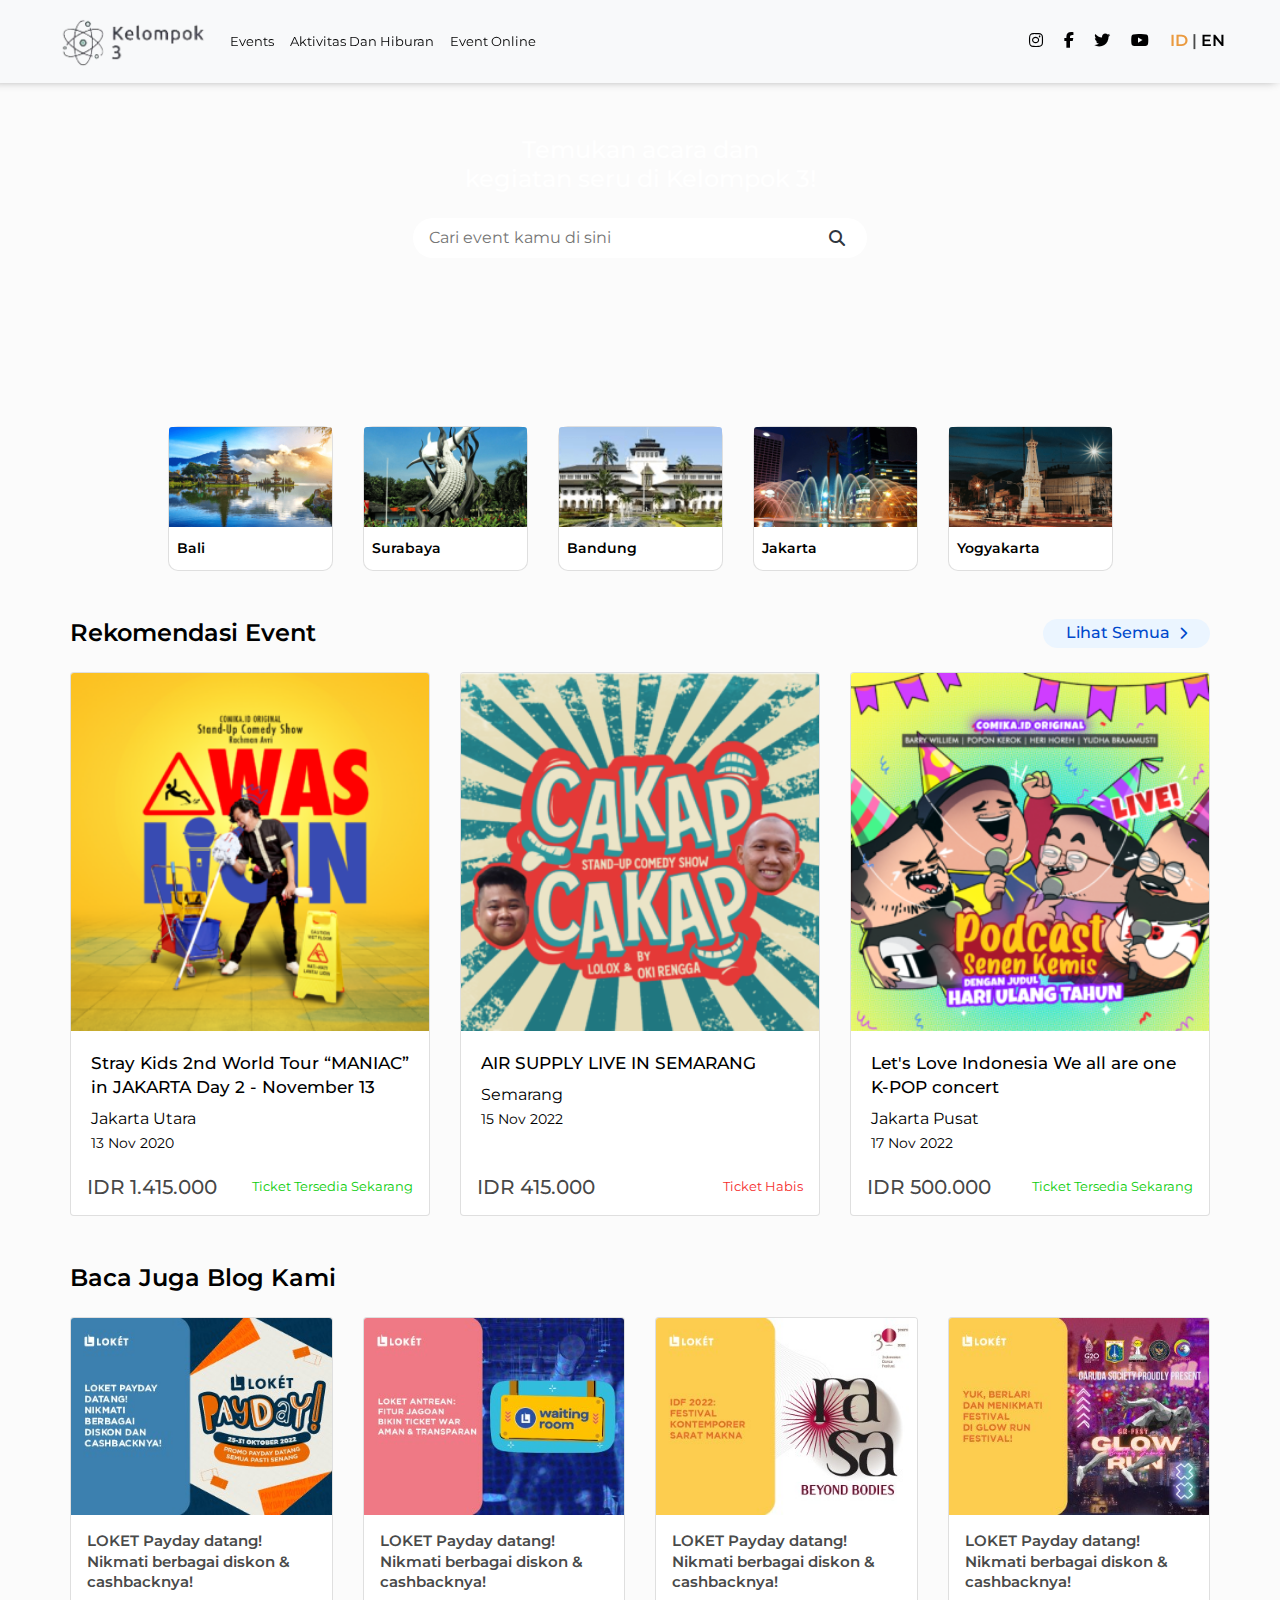
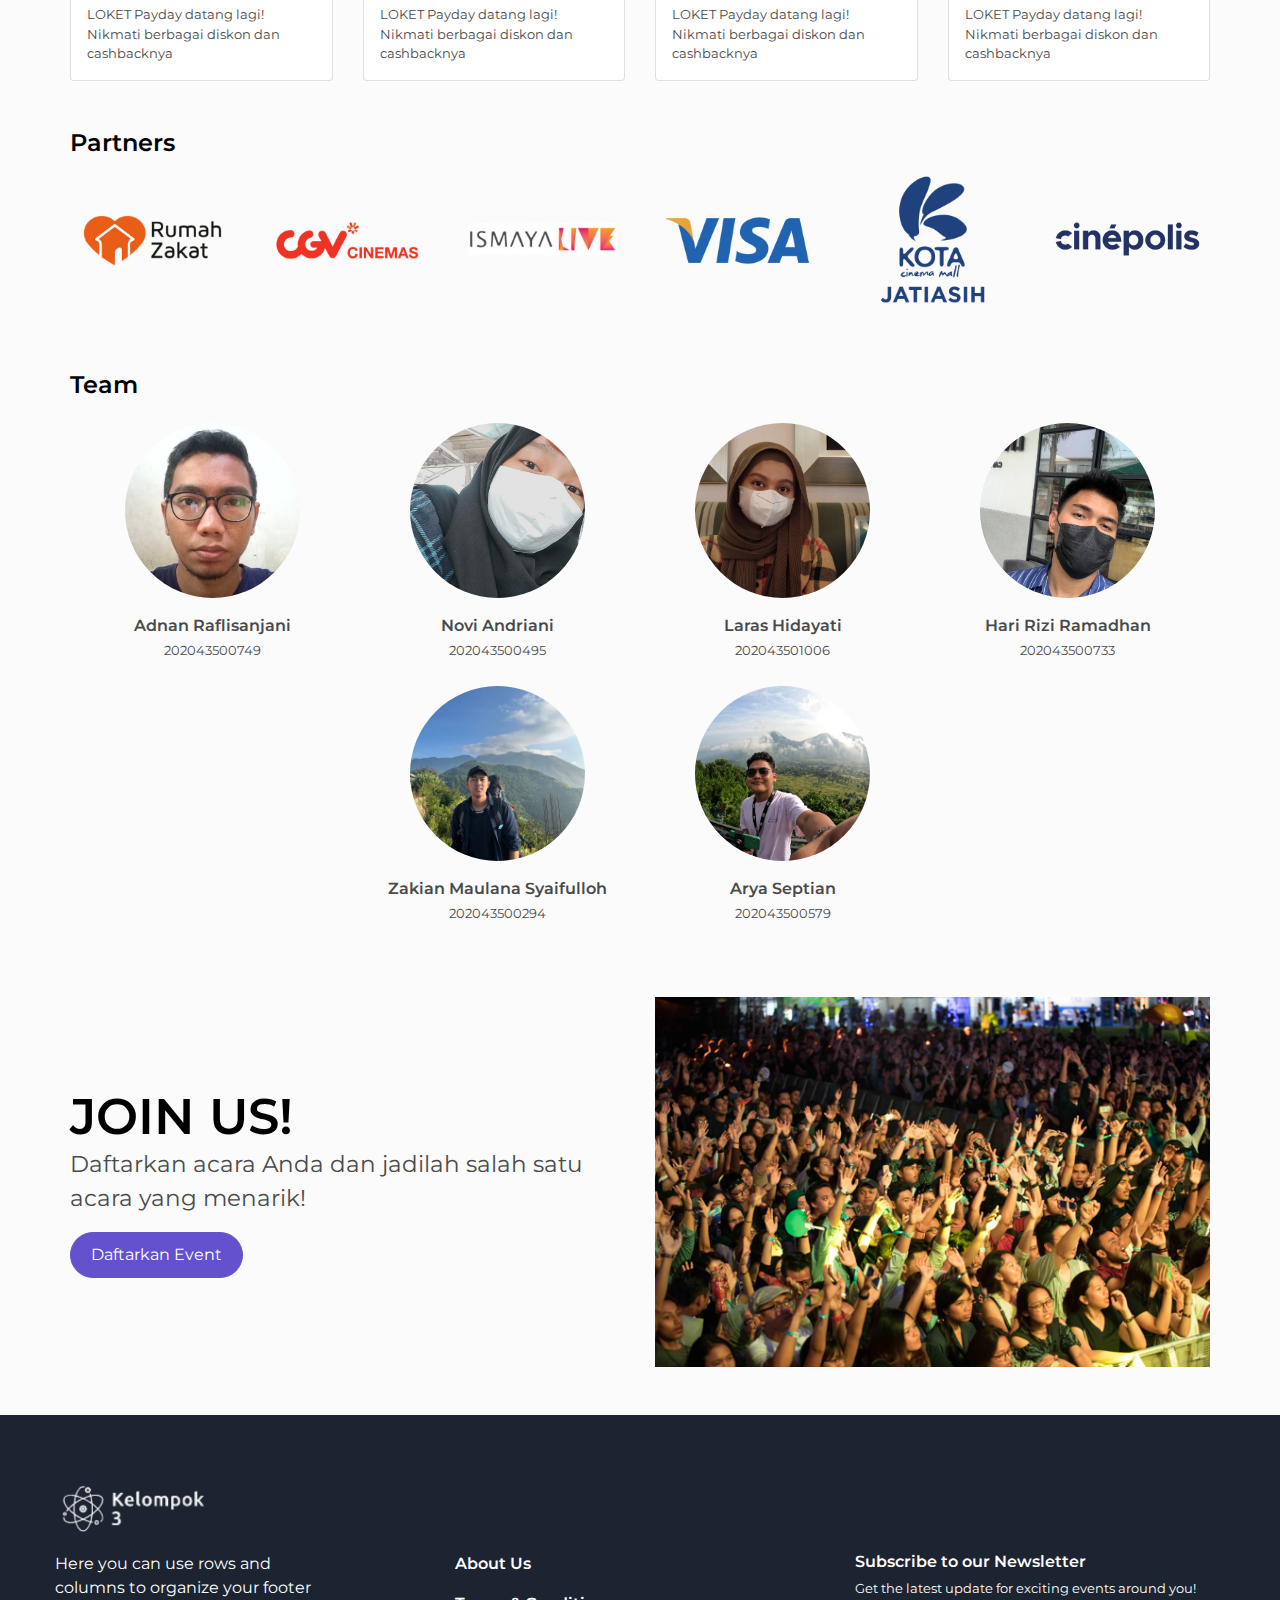
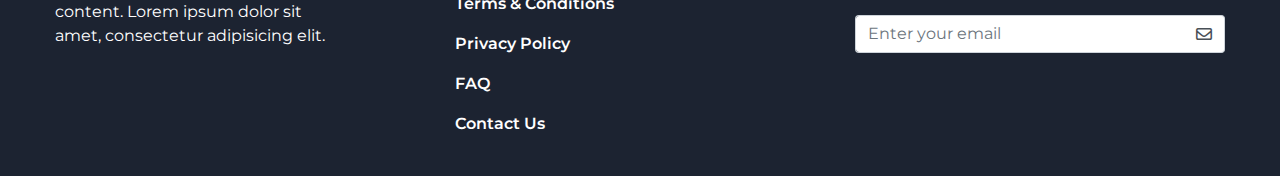
<file: index.html>
<!doctype html>
<html lang="en">

    <head>
        <!-- Required meta tags -->
        <meta charset="utf-8">
        <meta name="viewport" content="width=device-width, initial-scale=1, shrink-to-fit=no">

        <!-- Bootstrap CSS -->
        <link rel="stylesheet" href="assets/css/bootstrap.min.css">
        <link rel="stylesheet" href="assets/css/style.css">

        <!-- Link Swiper's CSS -->
        <link rel="stylesheet" href="https://cdn.jsdelivr.net/npm/swiper/swiper-bundle.min.css" />

        <!-- Font Awesome -->
        <link rel="stylesheet" href="https://cdnjs.cloudflare.com/ajax/libs/font-awesome/6.2.0/css/all.min.css">

        <!-- Google Font Poppins -->
        <link rel="preconnect" href="https://fonts.googleapis.com">
        <link rel="preconnect" href="https://fonts.gstatic.com" crossorigin>
        <link href="https://fonts.googleapis.com/css2?family=Inter:wght@100;200;300;400;500;600;700;800;900&display=swap" rel="stylesheet">
        <link href="https://fonts.googleapis.com/css2?family=Montserrat:ital,wght@0,100;0,200;0,300;0,400;0,500;0,600;0,700;0,800;0,900;1,100;1,200;1,300;1,400;1,500;1,600;1,700;1,800;1,900&display=swap" rel="stylesheet">

        <title>Konser Kelompok 3</title>
    </head>

    <body>
        <!------------------------------- Navbar -------------------------- -->
        <nav class="navbar navbar-expand-md fixed-top bg-light">
            <div class="container">
                <a class="navbar-brand" href="index.html">
                    <img src="assets/img/logo-kelompok-3.png" alt="" class="img-fluid">
                </a>
                <button class="navbar-toggler" type="button" data-toggle="collapse" data-target="#navbarNav"
                aria-controls="navbarNav" aria-expanded="false" aria-label="Toggle navigation">
                    <span class="navbar-toggler-icon"></span>
                </button>
                <div class="collapse navbar-collapse" id="navbarNav">
                    <ul class="navbar-nav ul-left">
                        <li class="nav-item active">
                            <a class="nav-link" href="#">Events</a>
                        </li>
                        <li class="nav-item">
                            <a class="nav-link" href="#">Aktivitas Dan Hiburan</a>
                        </li>
                        <li class="nav-item">
                            <a class="nav-link" href="#">Event Online</a>
                        </li>
                    </ul>
                </div>
                <div class="justify-content-end nav-right">
                    <a href="javascript:void(0)" target="_blank">
                        <i class="fa-brands fa-instagram"></i>
                    </a>
                    <a href="javascript:void(0)" target="_blank">
                        <i class="fa-brands fa-facebook-f"></i>
                    </a>
                    <a href="javascript:void(0)" target="_blank">
                        <i class="fa-brands fa-twitter"></i>
                    </a>
                    <a href="javascript:void(0)" target="_blank">
                        <i class="fa-brands fa-youtube"></i>
                    </a>
                    <div class="ag-lang">
                        <a class="active" href="javascript:void(0)">ID</a>
                        <span>|</span>
                        <a class="" href="javascript:void(0)">EN</a>
                    </div>
                </div>
            </div>
        </nav>
        <!------------------------------- Navbar - END -------------------------- -->

        <!-- Section Header -->
        <section class="bgcover-header p-5">
            <div class="container p-4 mb-5">
                <h4 class="mb-4">Temukan acara dan <br> kegiatan seru di Kelompok 3!</h4>
                
                <div class="searchBox">
                    <input class="searchInput"type="text" name="" placeholder="Cari event kamu di sini">
                    <button class="searchButton" href="#">
                        <i class="fa-solid fa-magnifying-glass"></i>
                    </button>
                </div>

            </div>
        </section>
        <!-- Section Header - END -->

        <div class="container mb-5 mt-3">
            <!-- Section Kota -->
            <section class="section-kota mt-5 mx-auto">
                <div class="col-md-12">
                    <div class="row">
                        <div class="col-md-2 offset-md-1">
                            <div class="card">
                                <img src="assets/img/kota/kota-1.png" class="card-img-top" alt="...">
                                <div class="card-body p-2">
                                    <h6 class="card-title">Bali</h6>
                                </div>
                            </div>
                        </div>
                        <div class="col-md-2">
                            <div class="card">
                                <img src="assets/img/kota/kota-2.png" class="card-img-top" alt="...">
                                <div class="card-body p-2">
                                    <h6 class="card-title">Surabaya</h6>
                                </div>
                            </div>
                        </div>
                        <div class="col-md-2">
                            <div class="card">
                                <img src="assets/img/kota/kota-3.png" class="card-img-top" alt="...">
                                <div class="card-body p-2">
                                    <h6 class="card-title">Bandung</h6>
                                </div>
                            </div>
                        </div>
                        <div class="col-md-2">
                            <div class="card">
                                <img src="assets/img/kota/kota-4.png" class="card-img-top" alt="...">
                                <div class="card-body p-2">
                                    <h6 class="card-title">Jakarta</h6>
                                </div>
                            </div>
                        </div>
                        <div class="col-md-2">
                            <div class="card">
                                <img src="assets/img/kota/kota-5.png" class="card-img-top" alt="...">
                                <div class="card-body p-2">
                                    <h6 class="card-title">Yogyakarta</h6>
                                </div>
                            </div>
                        </div>
                    </div>
                </div>
            </section>
            <!-- Section Kota - END -->
            
            <!-- Section Katalog -->
            <section class="section-catalog mt-5">
                <div class="col-md-12">
                    <div class="d-flex justify-content-between mb-4">
                        <h4 class="section-title">Rekomendasi Event</h4>
                        <a class="see-more" href="javascript:void(0)">
                            <span>
                            Lihat Semua
                            <i class="fa-solid fa-chevron-right"></i>
                            </span>
                        </a>
                    </div>
                    <div class="row">
                        <div class="col-md-4">
                            <a href="detail.html">
                                <div class="card h-100">
                                    <img src="assets/img/katalog/COVER-AWAS-LICIN--300x300.png" class="card-img-top" alt="...">
                                    <div class="card-body">
                                        <h5 class="judul-katalog">Stray Kids 2nd World Tour “MANIAC” in JAKARTA Day 2 - November 13</h5>
                                        <p class="lokasi-katalog">Jakarta Utara</p>
                                        <span class="tanggal-katalog">13 Nov 2020</span>
                                    </div>
                                    <div class="d-flex justify-content-between mt-auto mx-3 mb-3">
                                        <h4 class="harga-katalog">IDR 1.415.000</h4>
                                        <span class="ticket-ready">Ticket Tersedia Sekarang</span>
                                    </div>
                                </div>
                            </a>
                        </div>
                        <div class="col-md-4">
                            <a href="detail.html">
                                <div class="card h-100">
                                    <img src="assets/img/katalog/cover-cakap2-300x300.png" class="card-img-top" alt="...">
                                    <div class="card-body">
                                        <h5 class="judul-katalog">AIR SUPPLY LIVE IN SEMARANG</h5>
                                        <p class="lokasi-katalog">Semarang</p>
                                        <span class="tanggal-katalog">15 Nov 2022</span>
                                    </div>
                                    <div class="d-flex justify-content-between mt-auto mx-3 mb-3">
                                        <h4 class="harga-katalog">IDR 415.000</h4>
                                        <span class="ticket-sold">Ticket Habis</span>
                                    </div>
                                </div>
                            </a>
                        </div>
                        <div class="col-md-4">
                            <a href="detail.html">
                                <div class="card h-100">
                                    <img src="assets/img/katalog/cover-psk-live-annive-300x300.png" class="card-img-top" alt="...">
                                    <div class="card-body">
                                        <h5 class="judul-katalog">Let's Love Indonesia We all are one K-POP concert</h5>
                                        <p class="lokasi-katalog">Jakarta Pusat</p>
                                        <span class="tanggal-katalog">17 Nov 2022</span>
                                    </div>
                                    <div class="d-flex justify-content-between mt-auto mx-3 mb-3">
                                        <h4 class="harga-katalog">IDR 500.000</h4>
                                        <span class="ticket-ready">Ticket Tersedia Sekarang</span>
                                    </div>
                                </div>
                            </a>
                        </div>
                    </div>
                </div>
            </section>
            <!-- Section Katalog - END -->

            <!-- Section Blog -->
            <section class="section-blog mt-5">
                <div class="col-md-12">
                    <div class="d-flex justify-content-between mb-4">
                        <h4 class="section-title">Baca Juga Blog Kami</h4>
                    </div>
                    <div class="row">
                        <div class="col-md-3">
                            <div class="card">
                                <img src="assets/img/blog/blog-1.jpg" class="card-img-top" alt="...">
                                <div class="card-body p-3">
                                    <h5 class="card-title">LOKET Payday datang! Nikmati berbagai diskon & cashbacknya!</h5>
                                    <p class="card-text">LOKET Payday datang lagi! Nikmati berbagai diskon dan cashbacknya</p>
                                </div>
                            </div>
                        </div>
                        <div class="col-md-3">
                            <div class="card">
                                <img src="assets/img/blog/blog-2.jpg" class="card-img-top" alt="...">
                                <div class="card-body p-3">
                                    <h5 class="card-title">LOKET Payday datang! Nikmati berbagai diskon & cashbacknya!</h5>
                                    <p class="card-text">LOKET Payday datang lagi! Nikmati berbagai diskon dan cashbacknya</p>
                                </div>
                            </div>
                        </div>
                        <div class="col-md-3">
                            <div class="card">
                                <img src="assets/img/blog/blog-3.jpg" class="card-img-top" alt="...">
                                <div class="card-body p-3">
                                    <h5 class="card-title">LOKET Payday datang! Nikmati berbagai diskon & cashbacknya!</h5>
                                    <p class="card-text">LOKET Payday datang lagi! Nikmati berbagai diskon dan cashbacknya</p>
                                </div>
                            </div>
                        </div>
                        <div class="col-md-3">
                            <div class="card">
                                <img src="assets/img/blog/blog-4.jpg" class="card-img-top" alt="...">
                                <div class="card-body p-3">
                                    <h5 class="card-title">LOKET Payday datang! Nikmati berbagai diskon & cashbacknya!</h5>
                                    <p class="card-text">LOKET Payday datang lagi! Nikmati berbagai diskon dan cashbacknya</p>
                                </div>
                            </div>
                        </div>
                    </div>
                </div>
            </section>
            <!-- Section Blog - END -->

            <!-- Section Partner -->
            <section class="section-partner mt-5">
                <div class="col-md-12">
                    <div class="d-flex justify-content-between">
                        <h4 class="section-title">Partners</h4>
                    </div>
                    <div class="row">
                        <div class="col-md-2">
                            <img src="assets/img/partner/partner-1.png" width="100%" alt="">
                        </div>
                        <div class="col-md-2">
                            <img src="assets/img/partner/partner-2.png" width="100%" alt="">
                        </div>
                        <div class="col-md-2">
                            <img src="assets/img/partner/partner-3.png" width="100%" alt="">
                        </div>
                        <div class="col-md-2">
                            <img src="assets/img/partner/partner-4.png" width="100%" alt="">
                        </div>
                        <div class="col-md-2">
                            <img src="assets/img/partner/partner-5.png" width="100%" alt="">
                        </div>
                        <div class="col-md-2 my-auto">
                            <img src="assets/img/partner/partner-6.png" width="100%" alt="">
                        </div>
                    </div>
                </div>
            </section>
            <!-- Section Partner - END -->
            
            <!-- Section Member -->
            <section class="section-member mt-5">
                <div class="col-md-12">
                    <div class="d-flex justify-content-between mb-4">
                        <h4 class="section-title">Team</h4>
                    </div>
                    <div class="row mx-auto text-center">
                        <div class="col-md-3 mb-4">
                            <img src="assets/img/member/adnan.jpg" alt="" class="rounded-circle img-fluid">
                            <p>Adnan Raflisanjani</p>
                            <span>202043500749</span>
                        </div>
                        <div class="col-md-3 mb-4">
                            <img src="assets/img/member/novi.jpg" alt="" class="rounded-circle img-fluid">
                            <p>Novi Andriani</p>
                            <span>202043500495</span>
                        </div>
                        <div class="col-md-3 mb-4">
                            <img src="assets/img/member/laras.jpeg" alt="" class="rounded-circle img-fluid">
                            <p>Laras Hidayati</p>
                            <span>202043501006</span>
                        </div>
                        <div class="col-md-3 mb-4">
                            <img src="assets/img/member/harry.jpg" alt="" class="rounded-circle img-fluid">
                            <p>Hari Rizi Ramadhan</p>
                            <span>202043500733</span>
                        </div>
                        <div class="col-md-3 mb-4 offset-3">
                            <img src="assets/img/member/zakian.jpg" alt="" class="rounded-circle img-fluid obj-bottom">
                            <p>Zakian Maulana Syaifulloh</p>
                            <span>202043500294</span>
                        </div>
                        <div class="col-md-3 mb-4">
                            <img src="assets/img/member/arya.JPG" alt="" class="rounded-circle img-fluid">
                            <p>Arya Septian</p>
                            <span>202043500579</span>
                        </div>
                    </div>
                </div>
            </section>
            <!-- Section Member - END -->
            
            <!-- Section Join Us -->
            <section class="section-join-us mt-5">
                <div class="col-md-12">
                    <div class="row">
                        <div class="col-md-6 my-auto">
                            <h1 class="section-title">JOIN US!</h1>
                            <p>Daftarkan acara Anda dan jadilah salah satu acara yang menarik!</p>
                            <a href="javascript:void(0)" class="btn btn-join-us">Daftarkan Event</a>
                        </div>
                        <div class="col-md-6">
                            <img src="assets/img/join-us-right.png" width="100%" alt="">
                        </div>
                    </div>  
                </div>
            </section>
            <!-- Section Join Us - END -->
        </div>

        <!-- Footer -->
        <footer class="text-center text-lg-start text-white" style="background-color: #1c2331">
            <section class="pt-3">
                <div class="container text-center text-md-start mt-5">
                    <div class="row mt-3">
                        <div class="col-md-12 text-left mb-3">
                            <img src="assets/img/logo-kelompok-3-putih.png" alt="" width="13%">
                        </div>
                        <div class="col-md-3 col-lg-4 col-xl-3 mb-4 text-left">
                            <p> Here you can use rows and columns to organize your footer content. Lorem ipsum dolor sit amet, consectetur adipisicing elit. </p>
                        </div>
                        
                        <div class="col-md-2 col-lg-2 col-xl-2 mb-4 text-left offset-md-1">
                            <p>
                                <a href="javascript:void(0)" class="text-white"><b>About Us</b></a>
                            </p>
                            <p>
                                <a href="javascript:void(0)" class="text-white"><b>Terms & Conditions</b></a>
                            </p>
                            <p>
                                <a href="javascript:void(0)" class="text-white"><b>Privacy Policy</b></a>
                            </p>
                            <p>
                                <a href="javascript:void(0)" class="text-white"><b>FAQ</b></a>
                            </p>
                            <p>
                                <a href="javascript:void(0)" class="text-white"><b>Contact Us</b></a>
                            </p>
                        </div>
                        <div class="col-md-3 col-lg-4 col-xl-4 mb-4 text-left offset-md-2 subscribe">
                            <h6>Subscribe to our Newsletter</h6>
                            <p>Get the latest update for exciting events around you!</p>
                            <div class="input-group">
                                <input type="text" class="form-control" placeholder="Enter your email">
                                <span class="input-group-text"><i class="far fa-envelope"></i></span>
                            </div>
                        </div>
                    </div>
                </div>
            </section>
        </footer>
        <!-- Footer -->

        <!-- Option 1: jQuery and Bootstrap Bundle (includes Popper) -->
        <script src="assets/js/jquery-3.5.0.js"></script>
        <script src="assets/js/bootstrap.min.js"></script>
        <script src="assets/js/style.js"></script>

        <!-- Swiper JS -->
        <script src="https://cdn.jsdelivr.net/npm/swiper/swiper-bundle.min.js"></script>
    </body>
</html>
</file>
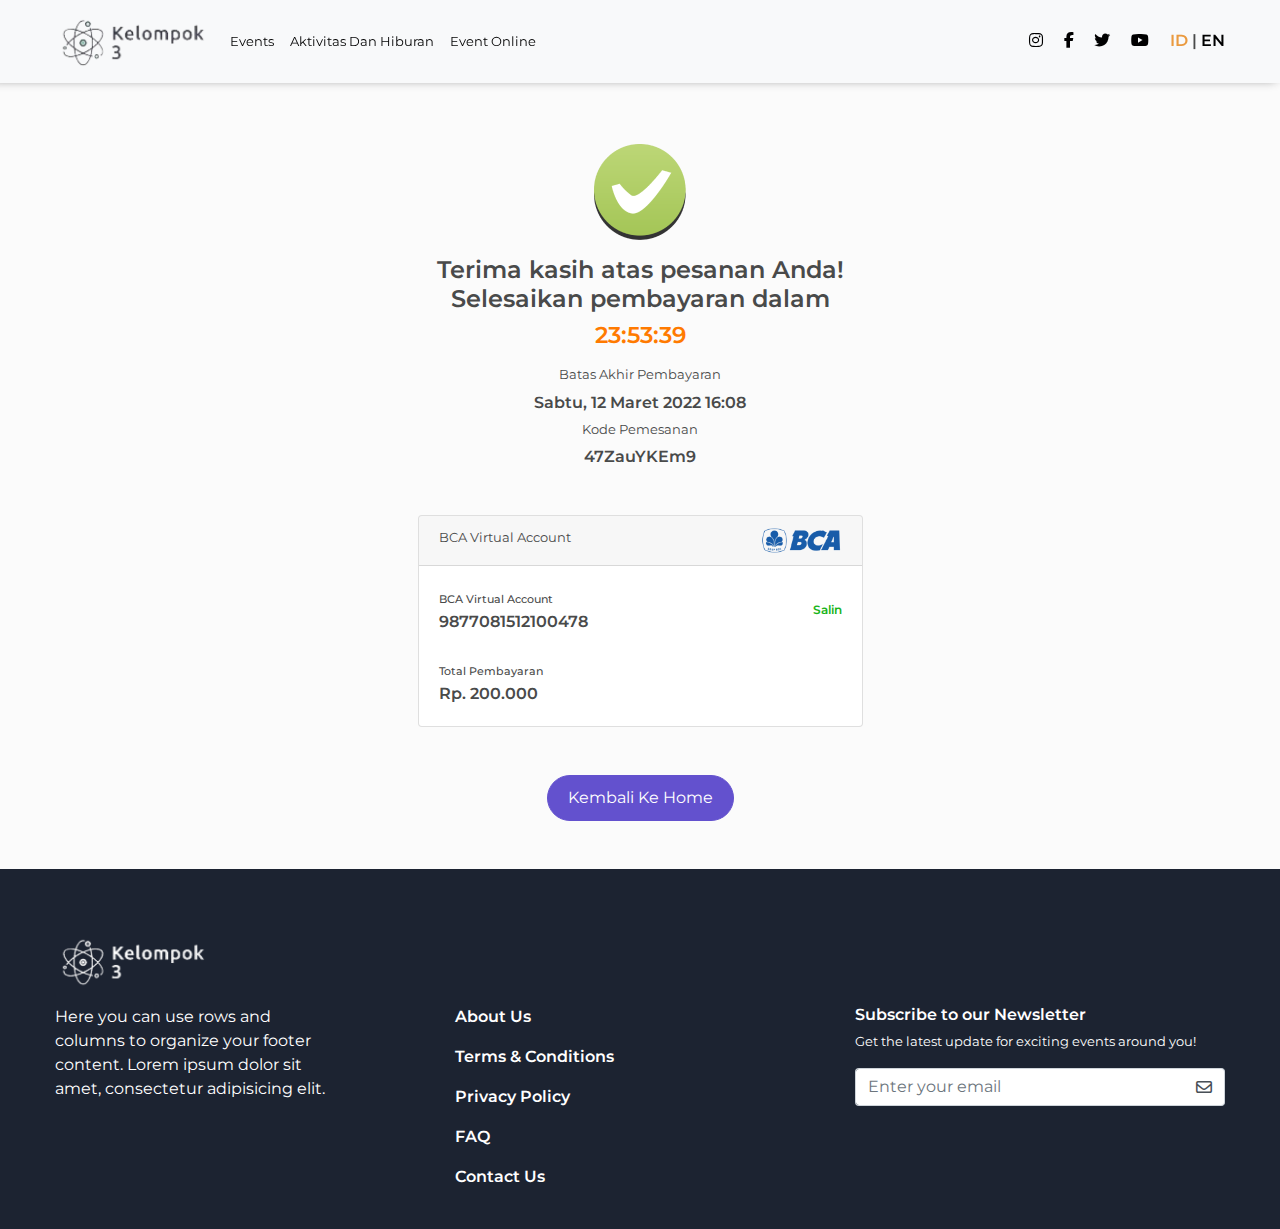
<file: checkout-berhasil.html>
<!doctype html>
<html lang="en">
    <head>
        <!-- Required meta tags -->
        <meta charset="utf-8">
        <meta name="viewport" content="width=device-width, initial-scale=1, shrink-to-fit=no">

        <!-- Bootstrap CSS -->
        <link rel="stylesheet" href="assets/css/bootstrap.min.css">

        <!-- Link Swiper's CSS -->
        <link rel="stylesheet" href="https://cdn.jsdelivr.net/npm/swiper/swiper-bundle.min.css" />

        <!-- Font Awesome -->
        <link rel="stylesheet" href="https://cdnjs.cloudflare.com/ajax/libs/font-awesome/6.2.0/css/all.min.css">

        <!-- Google Font Poppins -->
        <link rel="preconnect" href="https://fonts.googleapis.com">
        <link rel="preconnect" href="https://fonts.gstatic.com" crossorigin>
        <link href="https://fonts.googleapis.com/css2?family=Inter:wght@100;200;300;400;500;600;700;800;900&display=swap" rel="stylesheet">
        <link href="https://fonts.googleapis.com/css2?family=Poppins:ital,wght@0,100;0,200;0,300;0,400;0,500;0,600;0,700;0,800;0,900;1,100;1,200;1,300;1,400;1,500;1,600;1,700;1,800&display=swap" rel="stylesheet">
        <link href="https://fonts.googleapis.com/css2?family=Montserrat:ital,wght@0,100;0,200;0,300;0,400;0,500;0,600;0,700;0,800;0,900;1,100;1,200;1,300;1,400;1,500;1,600;1,700;1,800;1,900&display=swap" rel="stylesheet">
        
        <link rel="stylesheet" href="assets/css/style.css">

        <title>Konser Kelompok 3</title>
    </head>

    <body>
        <nav class="navbar navbar-expand-md fixed-top bg-light">
            <div class="container">
                <a class="navbar-brand" href="index.html">
                    <img src="assets/img/logo-kelompok-3.png" alt="" class="img-fluid">
                </a>
                <button class="navbar-toggler" type="button" data-toggle="collapse" data-target="#navbarNav"
                aria-controls="navbarNav" aria-expanded="false" aria-label="Toggle navigation">
                    <span class="navbar-toggler-icon"></span>
                </button>
                <div class="collapse navbar-collapse" id="navbarNav">
                    <ul class="navbar-nav ul-left">
                        <li class="nav-item active">
                            <a class="nav-link" href="#">Events</a>
                        </li>
                        <li class="nav-item">
                            <a class="nav-link" href="#">Aktivitas Dan Hiburan</a>
                        </li>
                        <li class="nav-item">
                            <a class="nav-link" href="#">Event Online</a>
                        </li>
                    </ul>
                </div>
                <div class="justify-content-end nav-right">
                    <a href="javascript:void(0)" target="_blank">
                        <i class="fa-brands fa-instagram"></i>
                    </a>
                    <a href="javascript:void(0)" target="_blank">
                        <i class="fa-brands fa-facebook-f"></i>
                    </a>
                    <a href="javascript:void(0)" target="_blank">
                        <i class="fa-brands fa-twitter"></i>
                    </a>
                    <a href="javascript:void(0)" target="_blank">
                        <i class="fa-brands fa-youtube"></i>
                    </a>
                    <div class="ag-lang">
                        <a class="active" href="javascript:void(0)">ID</a>
                        <span>|</span>
                        <a class="" href="javascript:void(0)">EN</a>
                    </div>
                </div>
            </div>
        </nav>

        <!-- Content -->
        <div class="container mt-6">
            <div class="col-md-12 checkout-success">
                <div class="text-center py-5">
                    <img src="assets/img/ceklis-sukses.png" alt=""> 
                    <h4>Terima kasih atas pesanan Anda! <br>Selesaikan pembayaran dalam</h4>
                    <h5>23:53:39</h5>
                    <p>Batas Akhir Pembayaran</p>
                    <h6>Sabtu, 12 Maret 2022 16:08</h6>
                    <p>Kode Pemesanan</p>
                    <h6 class="code-pemesanan mb-5">47ZauYKEm9</h6>

                    <div class="col-md-5 mx-auto">
                        <div class="card">
                            <div class="card-header">
                                <div class="d-flex justify-content-between">
                                    <p>BCA Virtual Account</p>
                                    <img src="assets/img/checkout/bca 1.png" alt="" width="20%">
                                </div>
                            </div>
                            <div class="card-body body-va text-left">
                                <div class="d-flex justify-content-between mb-4">
                                    <div class="text-left">
                                        <span>BCA Virtual Account</span>
                                        <p>9877081512100478</p>
                                    </div>
                                    <a href="javascript:void(0)" class="my-auto">Salin</a>
                                </div>
                                <span>Total Pembayaran</span>
                                <p>Rp. 200.000</p>
                            </div>
                        </div>
                    </div>
                    <div class="col-md-3 mx-auto mt-5">
                        <a href="index.html" class="btn btn-join-us">Kembali Ke Home</a>
                    </div>
                </div>
            </div>
        </div>
        <!-- Content - END -->

        <!-- Footer -->
        <footer class="text-center text-lg-start text-white" style="background-color: #1c2331">
            <!-- Section: Links  -->
            <section class="pt-3">
                <div class="container text-center text-md-start mt-5">
                    <div class="row mt-3">
                        <div class="col-md-12 text-left mb-3">
                            <img src="assets/img/logo-kelompok-3-putih.png" alt="" width="13%">
                        </div>
                        <div class="col-md-3 col-lg-4 col-xl-3 mb-4 text-left">
                            <p> Here you can use rows and columns to organize your footer content. Lorem ipsum dolor sit amet, consectetur adipisicing elit. </p>
                        </div>
                        
                        <div class="col-md-2 col-lg-2 col-xl-2 mb-4 text-left offset-md-1">
                            <p>
                                <a href="javascript:void(0)" class="text-white"><b>About Us</b></a>
                            </p>
                            <p>
                                <a href="javascript:void(0)" class="text-white"><b>Terms & Conditions</b></a>
                            </p>
                            <p>
                                <a href="javascript:void(0)" class="text-white"><b>Privacy Policy</b></a>
                            </p>
                            <p>
                                <a href="javascript:void(0)" class="text-white"><b>FAQ</b></a>
                            </p>
                            <p>
                                <a href="javascript:void(0)" class="text-white"><b>Contact Us</b></a>
                            </p>
                        </div>
                        <div class="col-md-3 col-lg-4 col-xl-4 mb-4 text-left offset-md-2 subscribe">
                            <h6>Subscribe to our Newsletter</h6>
                            <p>Get the latest update for exciting events around you!</p>
                            <div class="input-group" width: 75%;>
                                <input type="text" class="form-control" placeholder="Enter your email">
                                <span class="input-group-text"><i class="far fa-envelope"></i></span>
                            </div>
                        </div>
                    </div>
                </div>
            </section>
        </footer>
        <!-- Footer -->

        <!-- Option 1: jQuery and Bootstrap Bundle (includes Popper) -->
        <script src="assets/js/jquery-3.5.0.js"></script>
        <script src="assets/js/bootstrap.min.js"></script>
        <script src="assets/js/style.js"></script>
    </body>
</html>
</file>
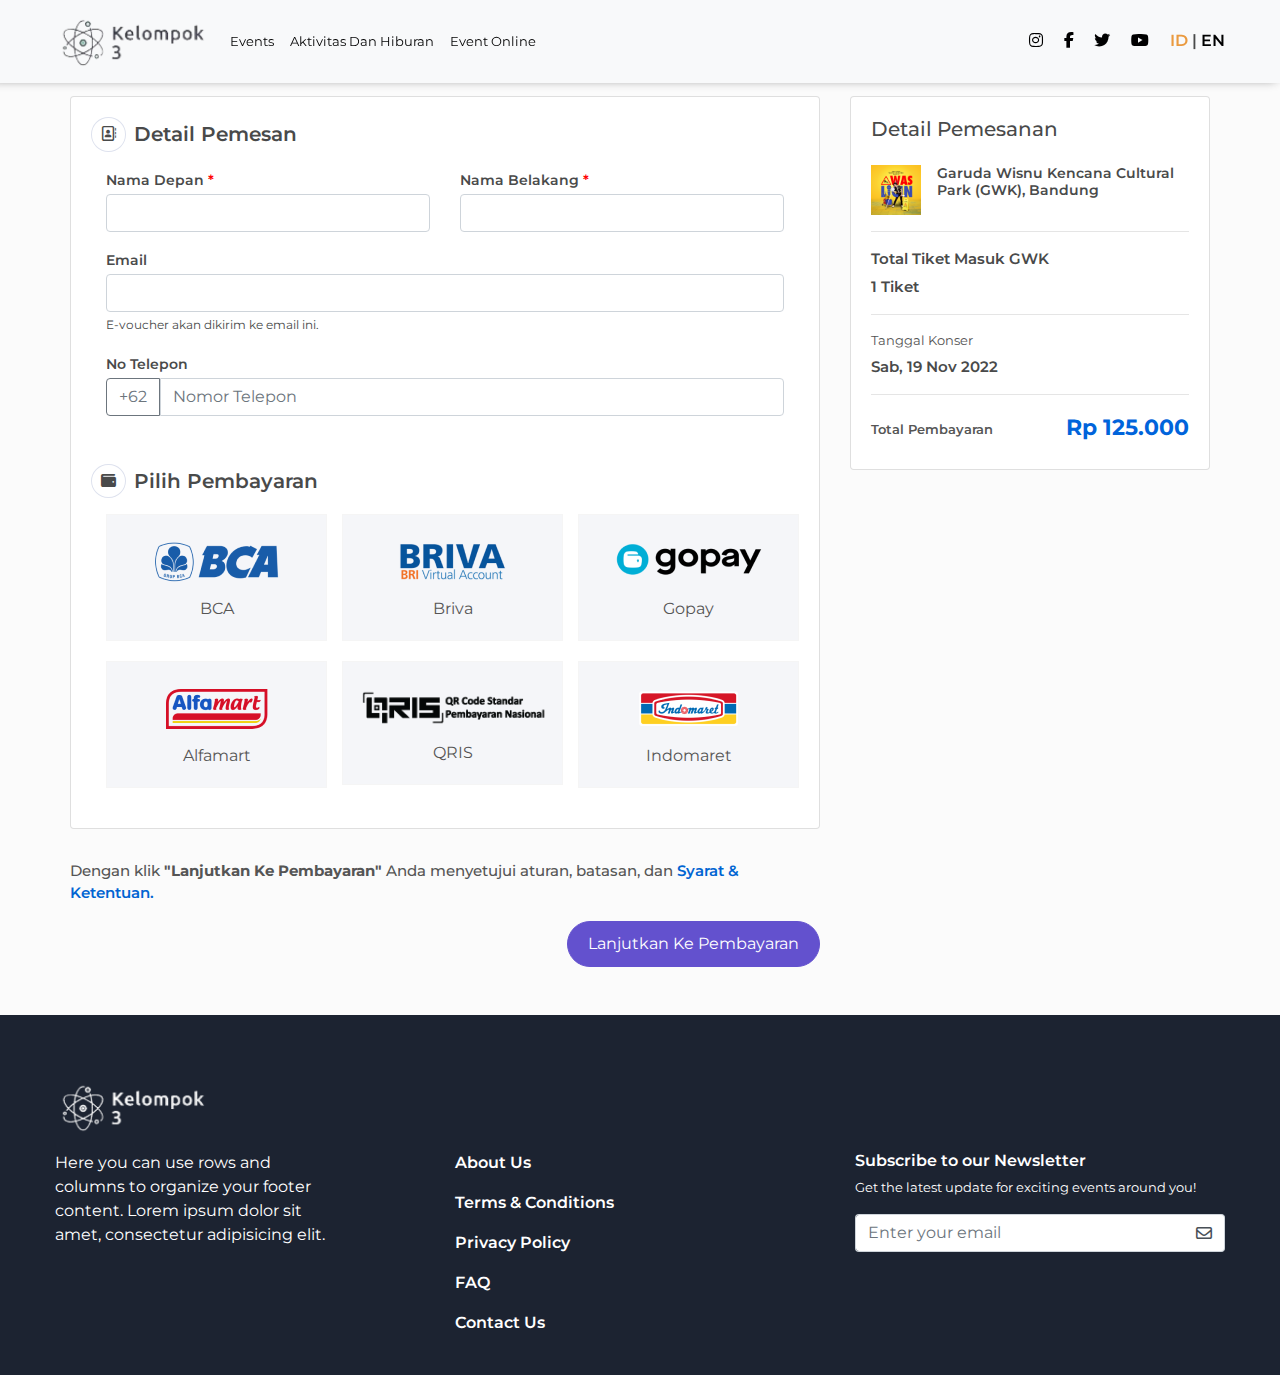
<file: checkout.html>
<!doctype html>
<html lang="en">
    <head>
        <!-- Required meta tags -->
        <meta charset="utf-8">
        <meta name="viewport" content="width=device-width, initial-scale=1, shrink-to-fit=no">

        <!-- Bootstrap CSS -->
        <link rel="stylesheet" href="assets/css/bootstrap.min.css">

        <!-- Link Swiper's CSS -->
        <link rel="stylesheet" href="https://cdn.jsdelivr.net/npm/swiper/swiper-bundle.min.css" />

        <!-- Font Awesome -->
        <link rel="stylesheet" href="https://cdnjs.cloudflare.com/ajax/libs/font-awesome/6.2.0/css/all.min.css">

        <!-- Google Font Poppins -->
        <link rel="preconnect" href="https://fonts.googleapis.com">
        <link rel="preconnect" href="https://fonts.gstatic.com" crossorigin>
        <link href="https://fonts.googleapis.com/css2?family=Inter:wght@100;200;300;400;500;600;700;800;900&display=swap" rel="stylesheet">
        <link href="https://fonts.googleapis.com/css2?family=Poppins:ital,wght@0,100;0,200;0,300;0,400;0,500;0,600;0,700;0,800;0,900;1,100;1,200;1,300;1,400;1,500;1,600;1,700;1,800&display=swap" rel="stylesheet">
        <link href="https://fonts.googleapis.com/css2?family=Montserrat:ital,wght@0,100;0,200;0,300;0,400;0,500;0,600;0,700;0,800;0,900;1,100;1,200;1,300;1,400;1,500;1,600;1,700;1,800;1,900&display=swap" rel="stylesheet">
        
        <!-- Pemanggilan CSS -->
        <link rel="stylesheet" href="assets/css/style.css">
        <!-- Pemanggilan JS -->
        <script src="assets/js/style.js"></script>

        <title>Konser Kelompok 3</title>
    </head>

    <body>
        <!-- Navbar -->
        <nav class="navbar navbar-expand-md fixed-top bg-light">
            <div class="container">
                <a class="navbar-brand" href="index.html">
                    <img src="assets/img/logo-kelompok-3.png" alt="" class="img-fluid">
                </a>
                <button class="navbar-toggler" type="button" data-toggle="collapse" data-target="#navbarNav"
                aria-controls="navbarNav" aria-expanded="false" aria-label="Toggle navigation">
                    <span class="navbar-toggler-icon"></span>
                </button>
                <div class="collapse navbar-collapse" id="navbarNav">
                    <ul class="navbar-nav ul-left">
                        <li class="nav-item active">
                            <a class="nav-link" href="#">Events</a>
                        </li>
                        <li class="nav-item">
                            <a class="nav-link" href="#">Aktivitas Dan Hiburan</a>
                        </li>
                        <li class="nav-item">
                            <a class="nav-link" href="#">Event Online</a>
                        </li>
                    </ul>
                </div>
                <div class="justify-content-end nav-right">
                    <a href="javascript:void(0)" target="_blank">
                        <i class="fa-brands fa-instagram"></i>
                    </a>
                    <a href="javascript:void(0)" target="_blank">
                        <i class="fa-brands fa-facebook-f"></i>
                    </a>
                    <a href="javascript:void(0)" target="_blank">
                        <i class="fa-brands fa-twitter"></i>
                    </a>
                    <a href="javascript:void(0)" target="_blank">
                        <i class="fa-brands fa-youtube"></i>
                    </a>
                    <div class="ag-lang">
                        <a class="active" href="javascript:void(0)">ID</a>
                        <span>|</span>
                        <a class="" href="javascript:void(0)">EN</a>
                    </div>
                </div>
            </div>
        </nav>
        <!-- Navbar - END -->

        <!-- Content -->
        <div class="container mt-6 mb-5">
            <div class="col-md-12">
                <div class="row">
                    <div class="col-md-8">
                        <div class="card detail-pemesan">
                            <div class="card-body">
                                <form class="checkout-form">
                                    <div class="d-flex mb-3">
                                        <div class="icon-dtl-pemesan">
                                            <i class="fa-regular fa-address-book"></i>
                                        </div>
                                        <h5 class="my-auto">Detail Pemesan</h5>
                                    </div>
                                    <div class="col-md-12">
                                        <div class="row mb-3">
                                            <div class="col-md-6">
                                                <label class="form-label">Nama Depan <span class="txt-danger">*</span></label>
                                                <input type="text" class="form-control" name="nama_depan">
                                            </div>
                                            <div class="col-md-6">
                                                <label class="form-label">Nama Belakang <span class="txt-danger">*</span></label>
                                                <input type="text" class="form-control" name="nama_belakang">
                                            </div>
                                        </div>
                                        <div class="form-group mb-3">
                                            <label class="form-label">Email</label>
                                            <input type="email" class="form-control">
                                            <span style="font-size: 12px;">E-voucher akan dikirim ke email ini.</span>
                                        </div>
                                        <div class="form-group mb-3">
                                            <label class="form-label">No Telepon</label>
                                            <div class="input-group mb-3">
                                                <button class="btn btn-outline-secondary brtb-0" type="button" id="button-addon1">+62</button>
                                                <input type="text" class="form-control" placeholder="Nomor Telepon">
                                            </div>
                                        </div>
                                    </div>

                                    <section class="payment-category mt-5">
                                        <div class="d-flex mb-3">
                                            <div class="icon-dtl-pemesan">
                                                <i class="fas fa-wallet"></i>
                                            </div>
                                            <h5 class="my-auto">Pilih Pembayaran</h5>
                                        </div>
                                        
                                        <div class="col-md-12">
                                            <div class="row">
                                                <div class="col-md-4">
                                                    <div class="payment-methods">
                                                        <div class="single-payment-method">
                                                            <a class="text- decoration-none transfer-manual" href="#">
                                                                <img class="img-fluid" src="assets/img/checkout/bca 1.png" >
                                                                <p>BCA</p>
                                                            </a>
                                                        </div>
                                                    </div>
                                                </div>
                                                <div class="col-md-4">
                                                    <div class="payment-methods">
                                                        <div class="single-payment-method">
                                                            <a class="text-decoration-none transfer-manual" href="#">
                                                                <img class="img-fluid" src="assets/img/checkout/briva 1.png" >
                                                                <p>Briva</p>
                                                            </a>
                                                        </div>
                                                    </div>
                                                </div>
                                                <div class="col-md-4">
                                                    <div class="payment-methods">
                                                        <div class="single-payment-method">
                                                            <a class="text-decoration-none transfer-manual" href="#">
                                                                <img class="img-fluid" src="assets/img/checkout/GoPay 1.png" >
                                                                <p>Gopay</p>
                                                            </a>
                                                        </div>
                                                    </div>
                                                </div>
                                                <div class="col-md-4">
                                                    <div class="payment-methods">
                                                        <div class="single-payment-method">
                                                            <a class="text- decoration-none transfer-manual" href="#">
                                                                <img class="img-fluid" src="assets/img/checkout/AlfaMart 1.png" >
                                                                <p>Alfamart</p>
                                                            </a>
                                                        </div>
                                                    </div>
                                                </div>
                                                <div class="col-md-4">
                                                    <div class="payment-methods">
                                                        <div class="single-payment-method">
                                                            <a class="text-decoration-none transfer-manual" href="#">
                                                                <img class="img-fluid" src="assets/img/checkout/iconQris 1.png" >
                                                                <p>QRIS</p>
                                                            </a>
                                                        </div>
                                                    </div>
                                                </div>
                                                <div class="col-md-4">
                                                    <div class="payment-methods">
                                                        <div class="single-payment-method">
                                                            <a class="text-decoration-none transfer-manual" href="#">
                                                                <img class="img-fluid" src="assets/img/checkout/Logo Indomaret 1.png" >
                                                                <p>Indomaret</p>
                                                            </a>
                                                        </div>
                                                    </div>
                                                </div>
                                            </div>
                                        </div>
                                    </section>
                                </form>
                            </div>
                        </div>
                        <section class="submit-concert">
                            <p>Dengan klik <b>"Lanjutkan Ke Pembayaran"</b> Anda menyetujui aturan, batasan, dan <a href="javascript:void(0)">Syarat & Ketentuan.</a></p>
                            <div class="float-right">
                                <a href="checkout-berhasil.html" class="btn btn-join-us">Lanjutkan Ke Pembayaran</a>
                            </div>
                        </section>
                    </div>
                    
                    <div class="col-md-4 checkout-right">
                        <div class="card">
                            <div class="card-body">
                                <h5>Detail Pemesanan</h5>
                                <div class="col-md-12 px-0">
                                    <section class="header-detail-pemesanan mt-4">
                                        <div class="d-flex">
                                            <img src="assets/img/katalog/COVER-AWAS-LICIN--300x300.png" alt="">
                                            <h6>Garuda Wisnu Kencana Cultural Park (GWK), Bandung</h6>
                                        </div>
                                    </section>
                                    <hr>
                                    <p>Total Tiket Masuk GWK</p>
                                    <p>1 Tiket</p>
                                    <hr>
                                    <span>Tanggal Konser</span>
                                    <p>Sab, 19 Nov 2022</p>
                                    <hr>
                                    <div class="d-flex justify-content-between">
                                        <span class="txt-total my-auto">Total Pembayaran</span>
                                        <span class="pembayaran">Rp 125.000</span>
                                    </div>
                                </div>
                            </div>
                        </div>
                    </div>

                </div>
            </div>
        </div>
        <!-- Content - END -->

        <!-- Footer -->
        <footer class="text-center text-lg-start text-white" style="background-color: #1c2331">
            <!-- Section: Links  -->
            <section class="pt-3">
                <div class="container text-center text-md-start mt-5">
                    <div class="row mt-3">
                        <div class="col-md-12 text-left mb-3">
                            <img src="assets/img/logo-kelompok-3-putih.png" alt="" width="13%">
                        </div>
                        <div class="col-md-3 col-lg-4 col-xl-3 mb-4 text-left">
                            <p> Here you can use rows and columns to organize your footer content. Lorem ipsum dolor sit amet, consectetur adipisicing elit. </p>
                        </div>
                        
                        <div class="col-md-2 col-lg-2 col-xl-2 mb-4 text-left offset-md-1">
                            <p>
                                <a href="javascript:void(0)" class="text-white"><b>About Us</b></a>
                            </p>
                            <p>
                                <a href="javascript:void(0)" class="text-white"><b>Terms & Conditions</b></a>
                            </p>
                            <p>
                                <a href="javascript:void(0)" class="text-white"><b>Privacy Policy</b></a>
                            </p>
                            <p>
                                <a href="javascript:void(0)" class="text-white"><b>FAQ</b></a>
                            </p>
                            <p>
                                <a href="javascript:void(0)" class="text-white"><b>Contact Us</b></a>
                            </p>
                        </div>
                        <div class="col-md-3 col-lg-4 col-xl-4 mb-4 text-left offset-md-2 subscribe">
                            <h6>Subscribe to our Newsletter</h6>
                            <p>Get the latest update for exciting events around you!</p>
                            <div class="input-group" width: 75%;>
                                <input type="text" class="form-control" placeholder="Enter your email">
                                <span class="input-group-text"><i class="far fa-envelope"></i></span>
                            </div>
                        </div>
                    </div>
                </div>
            </section>
        </footer>
        <!-- Footer -->

        <!-- Option 1: jQuery and Bootstrap Bundle (includes Popper) -->
        <script src="assets/js/jquery-3.5.0.js"></script>
        <script src="assets/js/bootstrap.min.js"></script>
        <script src="assets/js/style.js"></script>
    </body>
</html>
</file>
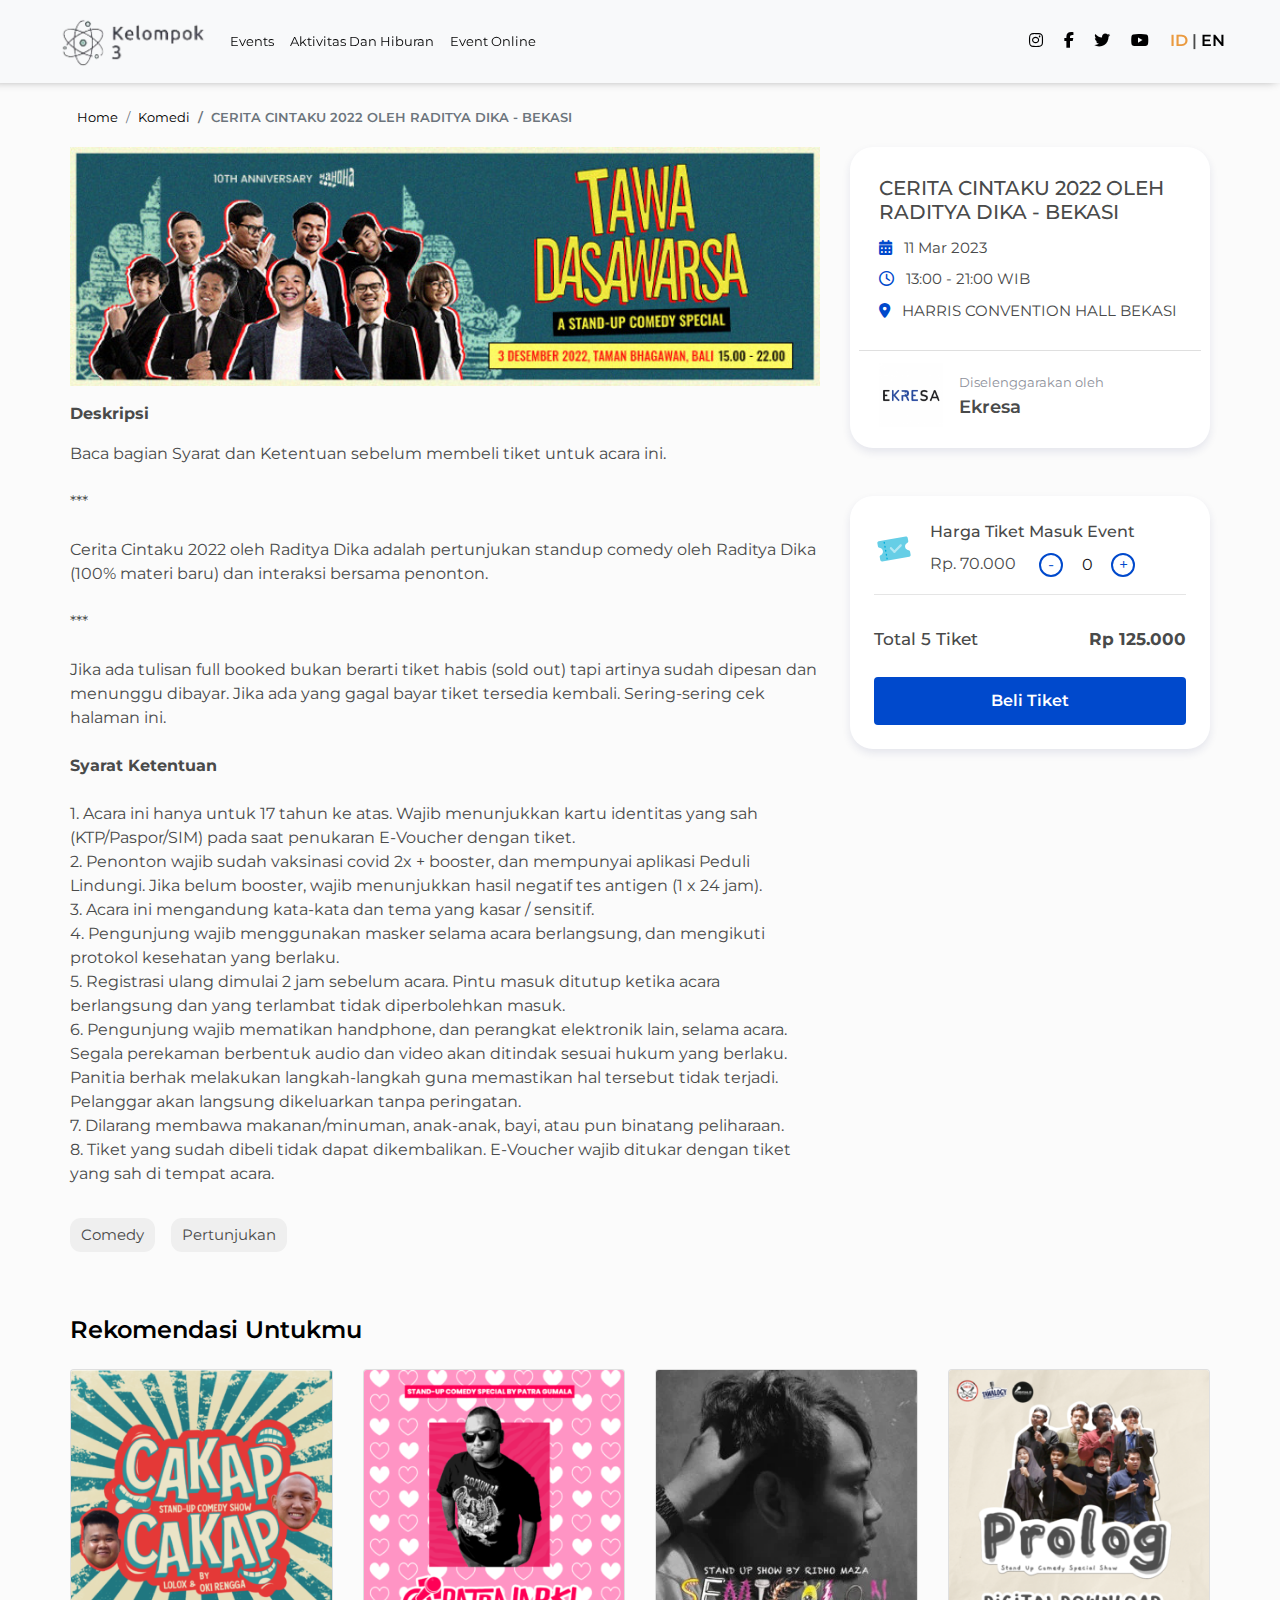
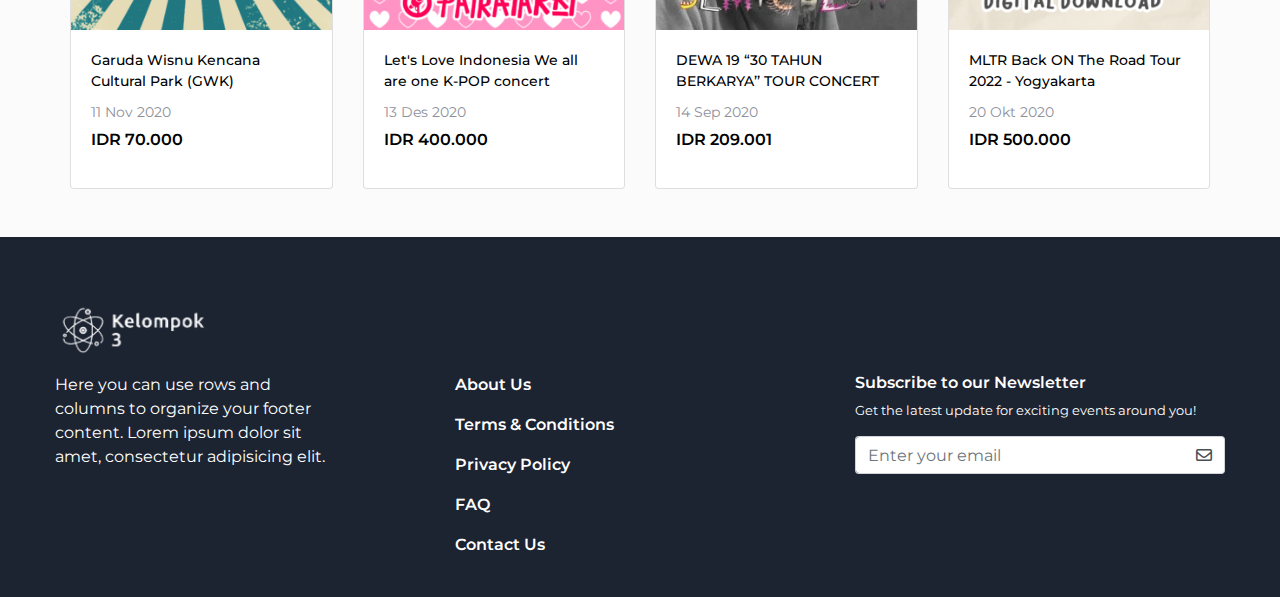
<file: detail.html>
<!doctype html>
<html lang="en">
    <head>
        <!-- Required meta tags -->
        <meta charset="utf-8">
        <meta name="viewport" content="width=device-width, initial-scale=1, shrink-to-fit=no">

        <!-- Bootstrap CSS -->
        <link rel="stylesheet" href="assets/css/bootstrap.min.css">

        <!-- Link Swiper's CSS -->
        <link rel="stylesheet" href="https://cdn.jsdelivr.net/npm/swiper/swiper-bundle.min.css" />

        <!-- Font Awesome -->
        <link rel="stylesheet" href="https://cdnjs.cloudflare.com/ajax/libs/font-awesome/6.2.0/css/all.min.css">

        <!-- Google Font Poppins -->
        <link rel="preconnect" href="https://fonts.googleapis.com">
        <link rel="preconnect" href="https://fonts.gstatic.com" crossorigin>
        <link href="https://fonts.googleapis.com/css2?family=Inter:wght@100;200;300;400;500;600;700;800;900&display=swap" rel="stylesheet">
        <link href="https://fonts.googleapis.com/css2?family=Poppins:ital,wght@0,100;0,200;0,300;0,400;0,500;0,600;0,700;0,800;0,900;1,100;1,200;1,300;1,400;1,500;1,600;1,700;1,800&display=swap" rel="stylesheet">
        <link href="https://fonts.googleapis.com/css2?family=Montserrat:ital,wght@0,100;0,200;0,300;0,400;0,500;0,600;0,700;0,800;0,900;1,100;1,200;1,300;1,400;1,500;1,600;1,700;1,800;1,900&display=swap" rel="stylesheet">
        
        <link rel="stylesheet" href="assets/css/style.css">

        <title>Konser Kelompok 3</title>
    </head>

    <body>
        <nav class="navbar navbar-expand-md fixed-top bg-light">
            <div class="container">
                <a class="navbar-brand" href="index.html">
                    <img src="assets/img/logo-kelompok-3.png" alt="" class="img-fluid">
                </a>
                <button class="navbar-toggler" type="button" data-toggle="collapse" data-target="#navbarNav"
                aria-controls="navbarNav" aria-expanded="false" aria-label="Toggle navigation">
                    <span class="navbar-toggler-icon"></span>
                </button>
                <div class="collapse navbar-collapse" id="navbarNav">
                    <ul class="navbar-nav ul-left">
                        <li class="nav-item active">
                            <a class="nav-link" href="#">Events</a>
                        </li>
                        <li class="nav-item">
                            <a class="nav-link" href="#">Aktivitas Dan Hiburan</a>
                        </li>
                        <li class="nav-item">
                            <a class="nav-link" href="#">Event Online</a>
                        </li>
                    </ul>
                </div>
                <div class="justify-content-end nav-right">
                    <a href="javascript:void(0)" target="_blank">
                        <i class="fa-brands fa-instagram"></i>
                    </a>
                    <a href="javascript:void(0)" target="_blank">
                        <i class="fa-brands fa-facebook-f"></i>
                    </a>
                    <a href="javascript:void(0)" target="_blank">
                        <i class="fa-brands fa-twitter"></i>
                    </a>
                    <a href="javascript:void(0)" target="_blank">
                        <i class="fa-brands fa-youtube"></i>
                    </a>
                    <div class="ag-lang">
                        <a class="active" href="javascript:void(0)">ID</a>
                        <span>|</span>
                        <a class="" href="javascript:void(0)">EN</a>
                    </div>
                </div>
            </div>
        </nav>

        <!-- Content -->
        <div class="container mt-6">
            <div class="col-md-12">
                <nav aria-label="breadcrumb">
                    <ol class="breadcrumb">
                        <li class="breadcrumb-item"><a href="#">Home</a></li>
                        <li class="breadcrumb-item"><a href="#">Komedi</a></li>
                        <li class="breadcrumb-item active" aria-current="page">CERITA CINTAKU 2022 OLEH RADITYA DIKA - BEKASI</li>
                    </ol>
                </nav>

                <div class="row">
                    <div class="col-md-8">
                        
                        <div class="img-detail mb-3">
                            <img src="assets/img/katalog/8.jpg" alt="">
                        </div>
                        
                        <!-- Deskripsi -->
                        <div class="body-detail">
                            <p><b>Deskripsi</b></p>
                            <p>
                                Baca bagian Syarat dan Ketentuan sebelum membeli tiket untuk acara ini. <br><br>
                                *** <br><br>
                                Cerita Cintaku 2022 oleh Raditya Dika adalah pertunjukan standup comedy oleh Raditya Dika (100% materi baru) dan interaksi bersama penonton. <br><br>
                                *** <br><br>
                                Jika ada tulisan full booked bukan berarti tiket habis (sold out) tapi artinya sudah dipesan dan menunggu dibayar. Jika ada yang gagal bayar tiket tersedia kembali. Sering-sering cek halaman ini. <br><br>
                                <b>Syarat Ketentuan</b> <br><br>
                                1. Acara ini hanya untuk 17 tahun ke atas. Wajib menunjukkan kartu identitas yang sah (KTP/Paspor/SIM) pada saat penukaran E-Voucher dengan tiket.<br>
                                2. Penonton wajib sudah vaksinasi covid 2x + booster, dan mempunyai aplikasi Peduli Lindungi. Jika belum booster, wajib menunjukkan hasil negatif tes antigen (1 x 24 jam).<br>
                                3. Acara ini mengandung kata-kata dan tema yang kasar / sensitif.<br>
                                4. Pengunjung wajib menggunakan masker selama acara berlangsung, dan mengikuti protokol kesehatan yang berlaku.<br>
                                5. Registrasi ulang dimulai 2 jam sebelum acara. Pintu masuk ditutup ketika acara berlangsung dan yang terlambat tidak diperbolehkan masuk.<br>
                                6. Pengunjung wajib mematikan handphone, dan perangkat elektronik lain, selama acara. Segala perekaman berbentuk audio dan video akan ditindak sesuai hukum yang berlaku. Panitia berhak melakukan langkah-langkah guna memastikan hal tersebut tidak terjadi. Pelanggar akan langsung dikeluarkan tanpa peringatan.<br>
                                7. Dilarang membawa makanan/minuman, anak-anak, bayi, atau pun binatang peliharaan.<br>
                                8. Tiket yang sudah dibeli tidak dapat dikembalikan. E-Voucher wajib ditukar dengan tiket yang sah di tempat acara.<br>
                            </p>
                        </div>
                        <!-- Deskripsi - END -->

                        <div class="tag-detail">
                            <div class="d-flex flex-row mb-3">
                                <div class="tag">
                                    Comedy
                                </div>
                                <div class="tag">
                                    Pertunjukan
                                </div>
                            </div>
                        </div>
                    </div>
                    <div class="col-md-4 section-right">
                        <div class="card">
                            <div class="card-body">
                                <h5 class="card-title">CERITA CINTAKU 2022 OLEH RADITYA DIKA - BEKASI</h5>
                                <div class="event-date">
                                    <i class="fas fa-calendar-alt"></i>
                                    <label>11 Mar 2023</label>
                                </div>
                                <div class="time-date">
                                    <i class="fa-regular fa-clock"></i>
                                    <label>13:00 - 21:00 WIB</label>
                                </div>
                                <div class="location-date">
                                    <i class="fas fa-map-marker-alt"></i>
                                    <label>HARRIS CONVENTION HALL BEKASI</label>
                                </div>
                            </div>
                            <div class="card-footer bg-white">
                                <div class="d-flex">
                                    <div class="img-penyelenggara">
                                        <img class="img-rounded" src="assets/img/penyelenggara/penyelenggara-1.png" alt="">
                                    </div>
                                    <div class="text-penyelenggara my-auto">
                                        <span>Diselenggarakan oleh</span>
                                        <p>Ekresa</p>
                                    </div>
                                </div>
                            </div>
                        </div>
                        <div class="card mt-5 p-4">
                            <div class="event-detail-cart-item d-flex">
                                <img src="assets/img/ic-ticket-widget.svg" alt="" class="mr-3">
                                <div class="txt-cart">
                                    <div class="cart-item-name">
                                        Harga Tiket Masuk Event
                                    </div>
                                    <div class="cart-item-description d-flex justify-content-between">
                                        <span>Rp. 70.000</span>
                                        <div class="ticket-controller ">
                                            <span ticket-id="198492" class="ticket-controller-decrease btn-min"></span>
                                            <input id="ticket-qty-198492" ticket-id="198492" class="ticket-controller-label ticket-qty-input" type="text" readonly="" value="0">
                                            <span ticket-id="198492" class="ticket-controller-increase btn-add"></span>
                                        </div>
                                    </div>
                                </div>
                            </div>
                            <hr>
                            <div class="detail-amount d-flex justify-content-between">
                                <span class="tiket">Total 5 Tiket</span>
                                <span class="harga">Rp 125.000</span>
                            </div>
                            <a href="checkout.html" class="btn btn-beli-tiket">
                                Beli Tiket
                            </a>
                        </div>
                    </div>

                    <div class="col-md-12 my-5">
                        <div class="d-flex justify-content-between mb-4">
                            <h4 class="section-title">Rekomendasi Untukmu</h4>
                        </div>
                        <div class="row">
                            <div class="col-md-3">
                                <a href="detail.html">
                                    <div class="card h-100">
                                        <img src="assets/img/katalog/cover-cakap2-300x300.png" class="card-img-top" alt="...">
                                        <div class="card-body">
                                            <h5 class="judul-katalog-detail">Garuda Wisnu Kencana Cultural Park (GWK)</h5>
                                            <span class="tanggal-katalog-detail">11 Nov 2020</span>
                                            <p class="harga-katalog-detail">IDR 70.000</p>
                                        </div>
                                    </div>
                                </a>
                            </div>
                            <div class="col-md-3">
                                <a href="detail.html">
                                    <div class="card h-100">
                                        <img src="assets/img/katalog/COVER-patraiarki-300x300.png" class="card-img-top" alt="...">
                                        <div class="card-body">
                                            <h5 class="judul-katalog-detail">Let's Love Indonesia We all are one K-POP concert</h5>
                                            <span class="tanggal-katalog-detail">13 Des 2020</span>
                                            <p class="harga-katalog-detail">IDR 400.000</p>
                                        </div>
                                    </div>
                                </a>
                            </div>
                            <div class="col-md-3">
                                <a href="detail.html">
                                    <div class="card h-100">
                                        <img src="assets/img/katalog/cover-semicoln-300x300.png" class="card-img-top" alt="...">
                                        <div class="card-body">
                                            <h5 class="judul-katalog-detail">DEWA 19 “30 TAHUN BERKARYA’’ TOUR CONCERT</h5>
                                            <span class="tanggal-katalog-detail">14 Sep 2020</span>
                                            <p class="harga-katalog-detail">IDR 209.001</p>
                                        </div>
                                    </div>
                                </a>
                            </div>
                            <div class="col-md-3">
                                <a href="detail.html">
                                    <div class="card h-100">
                                        <img src="assets/img/katalog/DD-PROLOG-300x300.png" class="card-img-top" alt="...">
                                        <div class="card-body">
                                            <h5 class="judul-katalog-detail">MLTR Back ON The Road Tour 2022 - Yogyakarta</h5>
                                            <span class="tanggal-katalog-detail">20 Okt 2020</span>
                                            <p class="harga-katalog-detail">IDR 500.000</p>
                                        </div>
                                    </div>
                                </a>
                            </div>
                        </div>
                    </div>
                </div>
            </div>
        </div>
        <!-- Content - END -->

        <!-- Footer -->
        <footer class="text-center text-lg-start text-white" style="background-color: #1c2331">
            <!-- Section: Links  -->
            <section class="pt-3">
                <div class="container text-center text-md-start mt-5">
                    <div class="row mt-3">
                        <div class="col-md-12 text-left mb-3">
                            <img src="assets/img/logo-kelompok-3-putih.png" alt="" width="13%">
                        </div>
                        <div class="col-md-3 col-lg-4 col-xl-3 mb-4 text-left">
                            <p> Here you can use rows and columns to organize your footer content. Lorem ipsum dolor sit amet, consectetur adipisicing elit. </p>
                        </div>
                        
                        <div class="col-md-2 col-lg-2 col-xl-2 mb-4 text-left offset-md-1">
                            <p>
                                <a href="javascript:void(0)" class="text-white"><b>About Us</b></a>
                            </p>
                            <p>
                                <a href="javascript:void(0)" class="text-white"><b>Terms & Conditions</b></a>
                            </p>
                            <p>
                                <a href="javascript:void(0)" class="text-white"><b>Privacy Policy</b></a>
                            </p>
                            <p>
                                <a href="javascript:void(0)" class="text-white"><b>FAQ</b></a>
                            </p>
                            <p>
                                <a href="javascript:void(0)" class="text-white"><b>Contact Us</b></a>
                            </p>
                        </div>
                        <div class="col-md-3 col-lg-4 col-xl-4 mb-4 text-left offset-md-2 subscribe">
                            <h6>Subscribe to our Newsletter</h6>
                            <p>Get the latest update for exciting events around you!</p>
                            <div class="input-group" width: 75%;>
                                <input type="text" class="form-control" placeholder="Enter your email">
                                <span class="input-group-text"><i class="far fa-envelope"></i></span>
                            </div>
                        </div>
                    </div>
                </div>
            </section>
        </footer>
        <!-- Footer -->

        <!-- Option 1: jQuery and Bootstrap Bundle (includes Popper) -->
        <script src="assets/js/jquery-3.5.0.js"></script>
        <script src="assets/js/bootstrap.min.js"></script>
        <script src="assets/js/style.js"></script>
    </body>
</html>
</file>
<file: assets/css/style.css>
/* Navbar section */
html {
  font-family: 'Montserrat', sans-serif;
}

body {
  font-family: 'Montserrat', sans-serif;
  font-size: 16px;
  font-weight: 400;
  line-height: 1.5;
  -webkit-text-size-adjust: 100%;
  background: #fbfbfb;
  color: #494a4a;
}

a {
  text-decoration: none !important;
  color: #000;
}

.section-title {
  font-weight: 600;
  color: #000;
  margin-bottom: 0;
}

.mt-6 {
  margin-top: 6rem !important;
}

.brtb-0 {
  border-top-right-radius: 0;
  border-bottom-right-radius: 0;
}

/* ---------------------- Navbar ------------------------ */
.navbar {
  box-shadow: -6px -5px 10px 2px rgb(0 0 0 / 46%);
  -webkit-box-shadow: -6px -5px 10px 2px rgb(0 0 0 / 46%);
  -moz-box-shadow: -6px -5px 10px 2px rgb(0 0 0 / 46%);
}

.navbar .ul-left a {
  color: #000;
  font-size: 13px;
  font-weight: 400;
}

.navbar-brand {
  margin-right: 0;
  width: 13%;
  margin-right: 15px;
}

.nav-right {
  display: flex!important;
  font-weight: 600;
}

.nav-right a {
  color: #000;
  margin-right: 1.3rem;
}

.nav-right .ag-lang a {
  margin-right: 0;
}

.nav-right .ag-lang .active {
  color: #ea9a3f;
}

.bgcover-header {
  background-image: url('https://www.kiostix.com/images/banner.jpg?d6029379ec2b552acd9bc09ddb02642a');
  margin-top: 4rem;
  color: #fff;
  text-align: center;
}

.searchBox {
  background: #fff;
  height: 40px;
  border-radius: 40px;
  padding: 10px;
  padding-top: 0;
  width: 40%;
  margin-left: auto;
  margin-right: auto;
}

.searchButton {
  float: right;
  width: 40px;
  height: 40px;
  border-radius: 50%;
  display: flex;
  justify-content: center;
  align-items: center;
  border: none;
  color : #2f3640;
  background: white;
}

.searchInput {
  border:none;
  background: none;
  outline:none;
  float:left;
  color: #2f3640;
  font-size: 16px;
  line-height: 40px;
  padding: 0 6px;
  width: 87%;
}
/* ---------------------- Navbar - END ------------------------ */

/* Section Kota */
.section-kota .card {
  border-radius: 10px;
}

.section-kota .card-title {
  font-weight: 600;
  color: #000;
  font-size: 14px;
  margin-top: 5px;
  margin-bottom: 5px;
}
/* Section Kota - END */

/* CSS Katalog */
.section-catalog a {
  color: #000;
}

.section-catalog a:hover {
  text-decoration: none;
}

.see-more {
  display: inline-grid;
  align-items: center;
  color: #0049cc !important;
  background: #ebf5ff;
  border-radius: 30px;
  padding: 0 23px;
  font-weight: 500;
}

.see-more i {
  font-size: 13px;
  margin-left: 0.3rem;
}

.ticket-ready {
  color: #0ccd0c;
  font-size: 13px;
  display: inline-grid;
  align-items: center;
}

.ticket-sold {
  color: #f52d2d;
  font-size: 13px;
  display: inline-grid;
  align-items: center;
}

.harga-katalog {
  color: #000000ba;
  margin-bottom: 0;
  font-size: 20px;
}

.judul-katalog {
  font-size: 17px;
  line-height: 1.5rem;
}

.lokasi-katalog {
  margin-bottom: 0;
}

.tanggal-katalog {
  font-size: 13.5px;
}
/* CSS Katalog - END */

/* Section Join US */
.section-join-us h1 {
  font-size: 50px;
}

.section-join-us p {
  font-size: 23px;
}

.btn-join-us {
  color: #fff;
  background-color: #6351ce;
  border-color: #6351ce;
  padding: 10px 20px;
  border-radius: 100px;
}
/* Section Join US - END */

/* Section Blog */
.section-blog .card-title {
  font-size: 15px;
  line-height: 1.3rem;
  font-weight: 600;
}

.section-blog .card-text {
  font-size: 13px;
}
/* Section Blog - End */

/* Section Member */
.section-member img {
  width: 175px;
  height: 175px;
  object-fit: cover;
  object-position: right;
}

.section-member p {
  font-weight: 600;
  margin-top: 1rem;
  margin-bottom: 0;
}

.section-member span {
  font-size: 13px;
}

.obj-bottom {
  object-position: bottom !important;
}
/* Section Member - END */

/* Detail */
.breadcrumb {
  background: #fbfbfb;
  font-size: 13px;
  margin-bottom: 7px;
  padding-left: 7px;
}

.breadcrumb .active {
  font-weight: 600;
}

.img-detail img {
  width: auto;
  height: 239px;
  object-fit: cover;
}

.tag-detail .tag {
    background: #efefef;
    padding: 6px 11px;
    border-radius: 11px;
    font-size: 15px;
    margin-right: 1rem;
    margin-top: 1rem;
}

.judul-katalog-detail {
  font-size: 14px;
  line-height: 1.3rem;
  margin-bottom: 10px;
}

.tanggal-katalog-detail {
  color: #8e919b;
  font-size: 14px;
  margin-bottom: 5px;
  display: block;
}

.harga-katalog-detail {
  font-weight: 600;
}

.section-right .card {
  box-shadow: 0 4px 8px rgb(30 44 106 / 10%);
  border: none;
  border-radius: 23px;
  padding: 9px;
}

.section-right .event-date > i,
.section-right .time-date > i,
.section-right .location-date > i {
  color: #0049cc;
  margin-right: 0.5rem;
  font-size: 15px;
}

.section-right .event-date > label,
.section-right .time-date > label,
.section-right .location-date > label {
  font-size: 15px;
}

.img-penyelenggara {
  width: 5rem;
}

.img-penyelenggara > img {
  width: 4rem;
}

.text-penyelenggara > span {
  color: #8e919b;
  font-size: 13px;
}

.text-penyelenggara > p {
  margin-bottom: 0;
  font-weight: 600;
  font-size: 18px;
}

.detail-amount {
  margin-top: 1rem;
  font-size: 17px;
}

.txt-cart .cart-item-name,
.detail-amount .tiket {
  font-weight: 500;
  margin-bottom: 0.5rem;
}

.detail-amount .harga {
  font-weight: 700;
}

.ticket-controller {
  display: grid;
  grid-template-columns: .2fr 48px .2fr;
  -webkit-box-align: center;
  -ms-flex-align: center;
  align-items: center;
  -webkit-box-pack: center;
  -ms-flex-pack: center;
  justify-content: center;
}

.ticket-controller-decrease, .ticket-controller-increase {
  width: 24px;
  height: 24px;
  position: relative;
  border: 2px solid #0049cc;
  border-radius: 50%;
  color: #0049cc;
  display: -webkit-box;
  display: -ms-flexbox;
  display: flex;
  -webkit-box-align: center;
  -ms-flex-align: center;
  align-items: center;
  -webkit-box-pack: center;
  -ms-flex-pack: center;
  justify-content: center;
  cursor: pointer;
}

.ticket-controller-label {
    color: #151416;
    font-size: 1rem;
    text-align: center;
    border: none;
    background-color: transparent;
    pointer-events: none;
}

.ticket-controller-decrease:after {
  content: "-";
  display: block;
}

.ticket-controller-increase:after {
  content: "+";
  display: block;
}

.btn-beli-tiket {
  background: #0049cc;
  color: #fff;
  margin-top: 1rem;
  padding: 0.7rem 1rem;
  font-weight: 600; 
}
/* Detail - END */

/* Checkout */
.detail-pemesan .icon-dtl-pemesan {
  border: 1px solid #dee2ee;
  border-radius: 100%;
  padding: 5px 9px;
  font-size: 15px;
  margin-right: .5rem;
}

.detail-pemesan h5 {
  font-weight: 600;
}

.checkout-form label {
  font-weight: 600;
  font-size: 14px;
  margin-bottom: 3px;
}

.checkout-form .txt-danger {
  color: red;
}

.payment-category .col-md-4 {
  padding-right: 0;
}

.payment-methods .single-payment-method {
  margin-bottom: 20px
}


.payment-methods .single-payment-method a > img {
  margin-bottom: 5px;
}

.payment-methods .single-payment-method a {
  display: block;
  border: 1px solid #f5f5f5;
  padding: 27px 10px 19px;
  text-align: center;
  background: #f5f6f9;
  text-decoration: none;
}

.payment-methods .single-payment-method a p {
  color: #555;
  margin-top: 10px;
  margin-bottom: auto;
}

.submit-concert p {
  margin-top: 2rem;
  color: #555;
  font-size: 14.5px;
  font-weight: 500;
}

.submit-concert p > a {
  font-weight: 600;
  color: #0064d2;
}

.header-detail-pemesanan img {
  width: 50px;
  height: 50px;
  object-fit: cover;
  margin-right: 1rem;
}

.header-detail-pemesanan h6 {
  font-weight: 600;
  font-size: 14px;
}

.checkout-right p {
  font-weight: 600;
  font-size: 15px;
  margin-bottom: 5px;
}

.checkout-right span {
  color: #555;
  font-size: 13px;
  margin-bottom: 5px;
  display: block;
}

.checkout-right .txt-total {
  font-weight: 600;
  font-size: 13px;
}

.checkout-right .pembayaran {
  font-size: 22px;
  color: #0064db;
  font-weight: 700;

}
/* Checkout - END */

/* Checkout Success */
.checkout-success h4 {
  font-weight: 600;
  margin-top: 1rem;
}

.checkout-success h5 {
  color: #FF7A00;
  font-size: 23px;
  font-weight: 600;
  margin-bottom: 1rem;
}

.checkout-success p {
  font-size: 13px;
  margin-bottom: 0;
}

.checkout-success h6 {
  font-weight: 600;
  margin-top: 0.5rem;
}

.body-va span {
  font-size: 11px;
  font-weight: 500;
}

.body-va p {
  font-size: 16px;
  font-weight: 600;
}

.body-va a {
  color: #19b419;
  font-weight: 600;
  font-size: 12px;
}
/* Checkout Success - END */

/* Footer */
footer .subscribe h6 {
  font-weight: 600;
}

footer b {
  font-weight: 600 !important;
}

footer .subscribe p {
  font-size: 13px;
}

footer .subscribe .input-group input {
  border-right: none;
}

footer .subscribe .input-group span {
  border-left: none;
  border-top-left-radius: 0;
  border-bottom-left-radius: 0;
  background: #ffff;
}
/* Footer - END */
</file>
